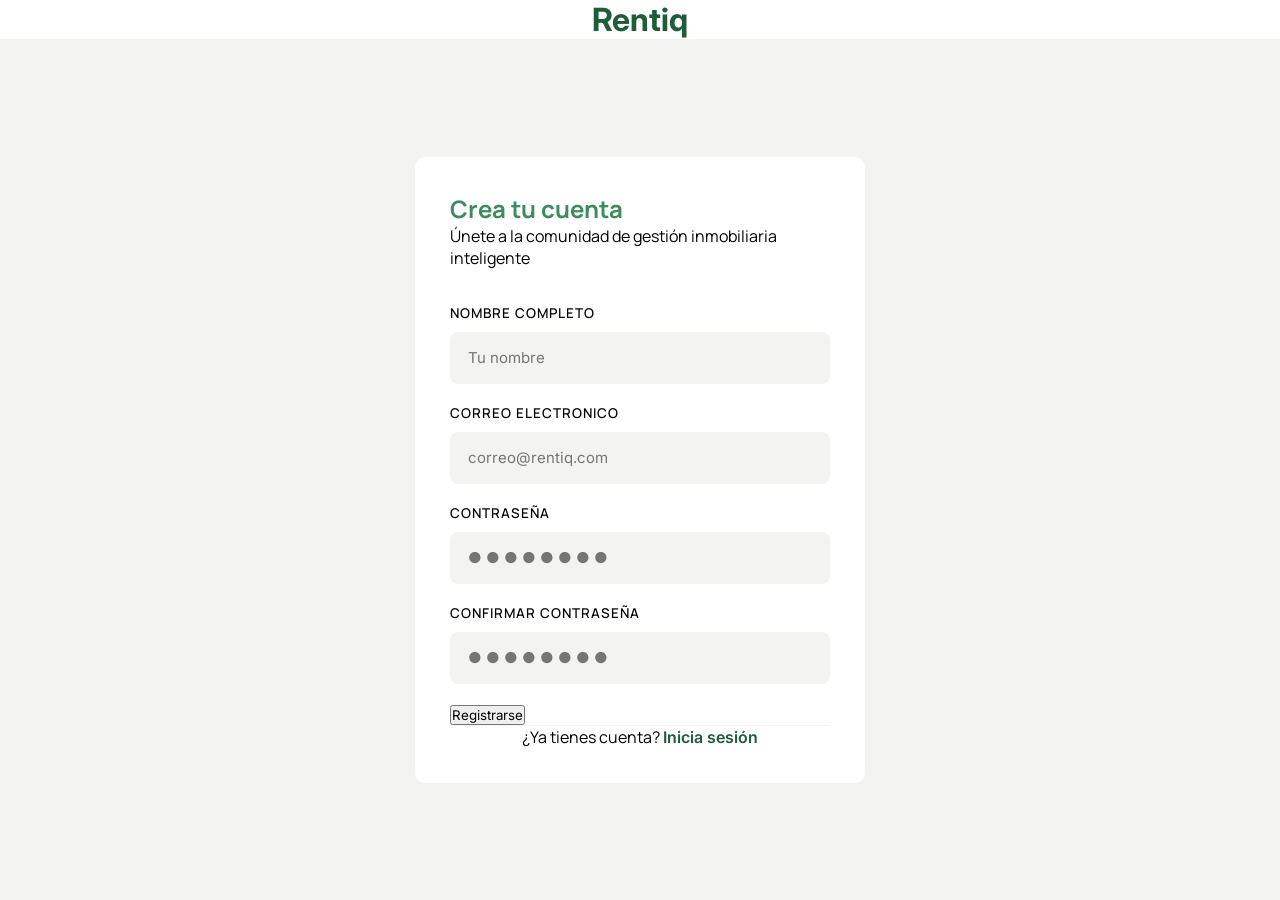
<file: index.html>
<!doctype html>
<html lang="es">
  <head>
    <meta charset="UTF-8" />
    <meta name="viewport" content="width=device-width, initial-scale=1.0" />
    <title>Rentiq - Soluciones de Alquiler</title>
    <link rel="stylesheet" href="style.css" />
    <link rel="preconnect" href="https://fonts.googleapis.com" />
    <link rel="preconnect" href="https://fonts.gstatic.com" crossorigin />
    <link
      href="https://fonts.googleapis.com/css2?family=Inter:ital,opsz,wght@0,14..32,100..900;1,14..32,100..900&family=Manrope:wght@200..800&display=swap"
      rel="stylesheet"
    />
  </head>
  <body>
    <header>
      <h1>Rentiq</h1>
    </header>
    <main>
      <form action="">
        <section class="form-header">
          <h2>Crea tu cuenta</h2>
          <p>Únete a la comunidad de gestión inmobiliaria inteligente</p>
        </section>
        <section class="form-main">
          <fieldset>
            <label for="name">NOMBRE COMPLETO</label>
            <input
              class="redondo"
              type="text"
              id="name"
              placeholder="Tu nombre"
            />
          </fieldset>
          <fieldset>
            <label for="email">CORREO ELECTRONICO</label>
            <input
              class="redondo"
              type="email"
              id="email"
              placeholder="correo@rentiq.com"
            />
          </fieldset>
          <fieldset>
            <label for="pass">CONTRASEÑA</label>
            <input
              class="redondo"
              type="password"
              id="pass"
              placeholder="● ● ● ● ● ● ● ●"
            />
          </fieldset>
          <fieldset>
            <label for="confirm-pass">CONFIRMAR CONTRASEÑA</label>
            <input
              class="redondo"
              type="password"
              id="confirm-pass"
              placeholder="● ● ● ● ● ● ● ●"
            />
          </fieldset>
        </section>
        <button>Registrarse</button>
        <footer>
          <p>¿Ya tienes cuenta? <a href="">Inicia sesión</a></p>
        </footer>
      </form>
    </main>
  </body>
</html>
</file>
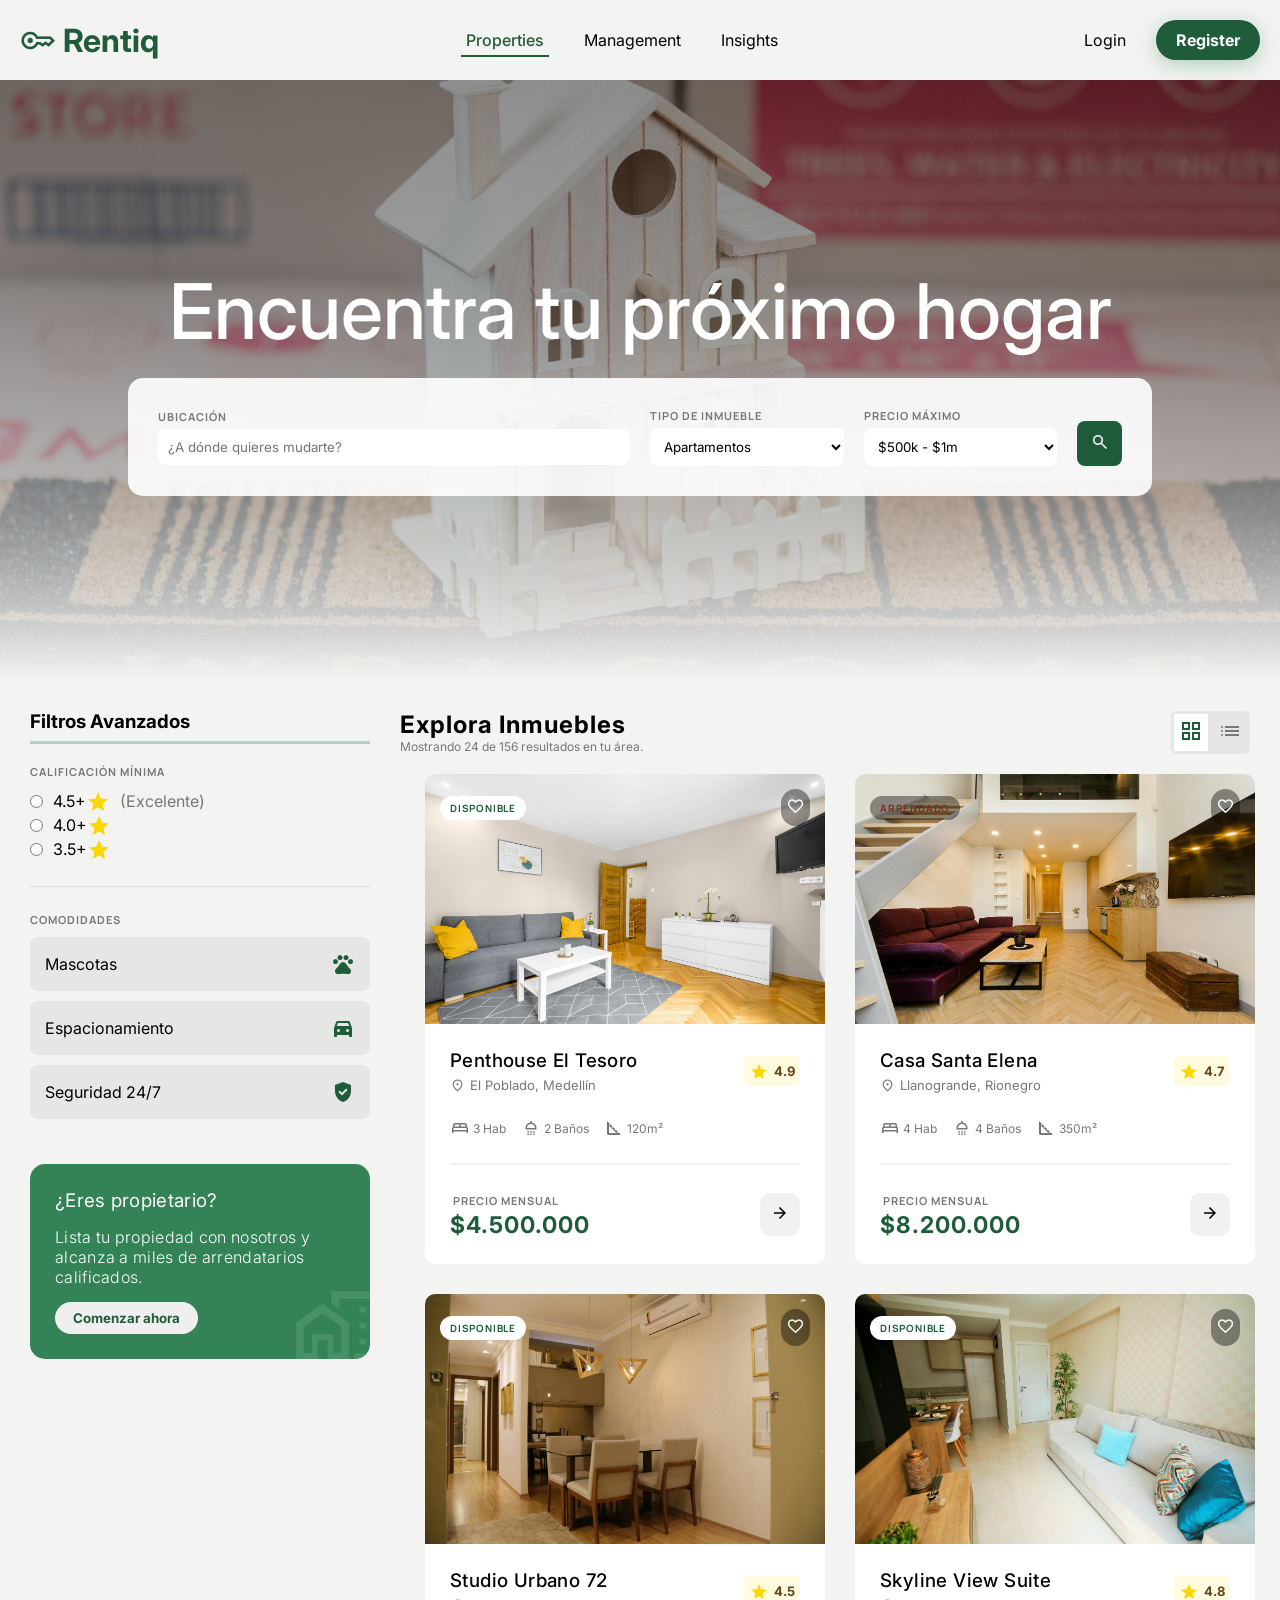
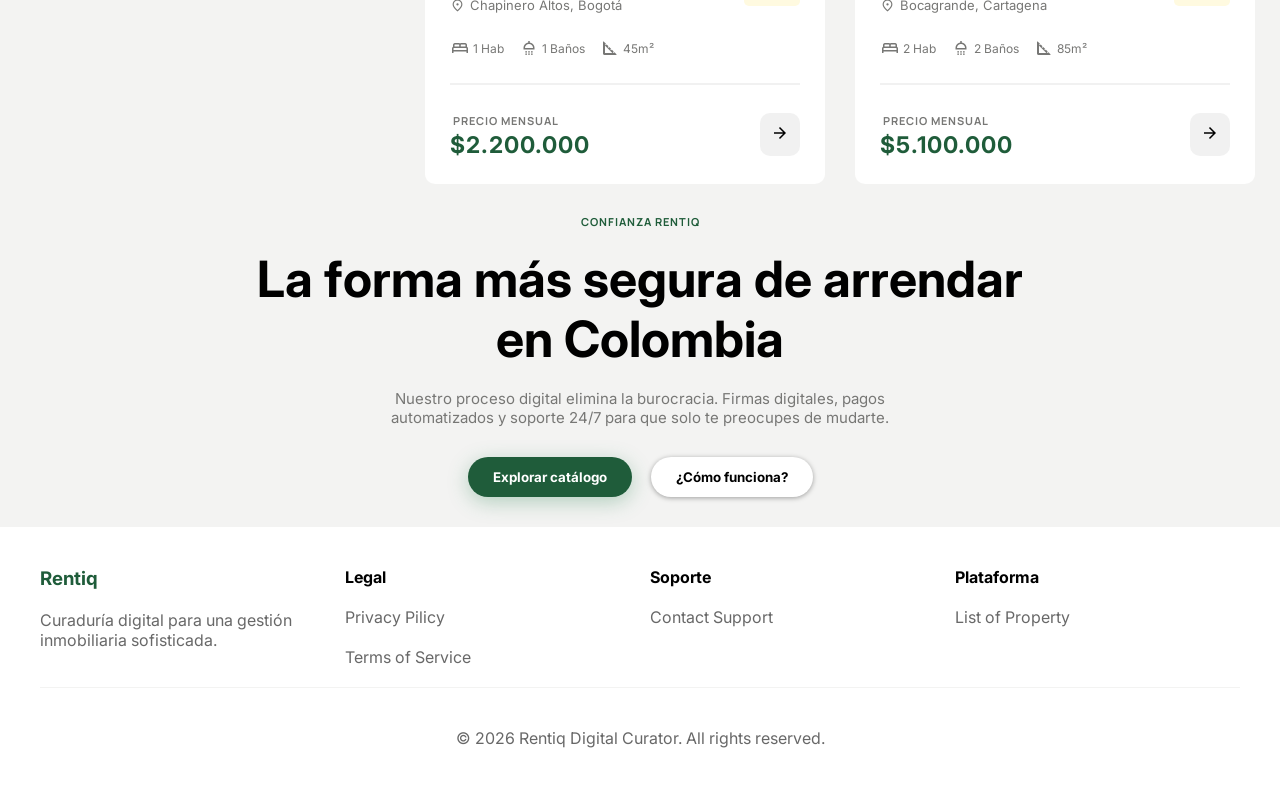
<file: home.html>
<!doctype html>
<html lang="en">
  <head>
    <meta charset="UTF-8" />
    <meta name="viewport" content="width=device-width, initial-scale=1.0" />
    <title>Document</title>
    <link rel="stylesheet" href="home.css" />
    <link rel="preconnect" href="https://fonts.googleapis.com" />
    <link rel="preconnect" href="https://fonts.gstatic.com" crossorigin />
    <link
      href="https://fonts.googleapis.com/css2?family=Inter:ital,opsz,wght@0,14..32,100..900;1,14..32,100..900&family=Manrope:wght@200..800&display=swap"
      rel="stylesheet"
    />
    <link
      href="https://fonts.googleapis.com/css2?family=Material+Symbols+Outlined:opsz,wght,FILL,GRAD@20..48,100..700,0..1,-50..200"
      rel="stylesheet"
    />
  </head>
  <body class="container">
    <header class="header-container">
      <h1 class="brand">
        <span class="material-symbols-outlined logo" aria-hidden="true">
          key </span
        >Rentiq
      </h1>
      <nav>
        <ul>
          <li><a href="#" class="active">Properties</a></li>
          <li><a href="#">Management</a></li>
          <li><a href="#">Insights</a></li>
        </ul>
      </nav>
      <section>
        <a href="./logIn.html">Login</a>
        <a href="./register.html">Register</a>
      </section>
    </header>
    <section class="hero">
      <h2>Encuentra tu próximo hogar</h2>
      <form action="" class="form-search">
        <fieldset>
          <legend class="hidden">Buscador de propiedades</legend>
          <div class="location-input group-label-input">
            <label for="location">Ubicación</label>
            <input
              type="text"
              name="location"
              id="location"
              placeholder="¿A dónde quieres mudarte?"
            />
          </div>
          <div class="field-group-2">
            <div class="group-label-input">
              <label for="type-apt">Tipo de inmueble</label>
              <select name="type-apt" id="type-apt">
                <option value="Apartamentos">Apartamentos</option>
                <option value="Casas">Casa</option>
                <option value="Apartastudio">Apartastudio</option>
              </select>
            </div>
            <div class="group-label-input">
              <label for="price-apt">Precio máximo</label>
              <select name="price-apt" id="price-apt">
                <option value="$500k - $1m">$500k - $1m</option>
                <option value="$1m - $10m">$1m - $10m</option>
                <option value=">$10m">>$10m</option>
              </select>
            </div>
            <div class="button-search">
              <button type="submit">
                <span class="material-symbols-outlined" aria-label="Buscar">
                  search
                </span>
              </button>
            </div>
          </div>
        </fieldset>
      </form>
    </section>
    <aside>
      <h3>Filtros Avanzados</h3>
      <fieldset class="qualification">
        <legend>Calificación mínima</legend>
        <div class="qualification-group">
          <input type="radio" name="qualification" id="high" />
          <label for="high">
            <p>4.5+</p>
            <span class="material-symbols-outlined"> star </span>
          </label>
          <p>(Excelente)</p>
        </div>
        <div class="qualification-group">
          <input type="radio" name="qualification" id="mid" />
          <label for="mid">
            <p>4.0+</p>
            <span class="material-symbols-outlined"> star </span>
          </label>
        </div>
        <div class="qualification-group">
          <input type="radio" name="qualification" id="low" />
          <label for="low">
            <p>3.5+</p>
            <span class="material-symbols-outlined"> star </span>
          </label>
        </div>
      </fieldset>
      <fieldset class="amenities">
        <legend>Comodidades</legend>
        <div>
          <input type="checkbox" id="amenities-1" class="hidden-checkbox" />
          <label for="amenities-1" class="amenities-button">
            <p>Mascotas</p>
            <span class="material-symbols-outlined"> pets </span>
          </label>
        </div>
        <div>
          <input type="checkbox" id="amenities-2" class="hidden-checkbox" />
          <label for="amenities-2" class="amenities-button">
            <p>Espacionamiento</p>
            <span class="material-symbols-outlined"> directions_car </span>
          </label>
        </div>
        <div>
          <input type="checkbox" id="amenities-3" class="hidden-checkbox" />
          <label for="amenities-3" class="amenities-button">
            <p>Seguridad 24/7</p>
            <span class="material-symbols-outlined"> verified_user </span>
          </label>
        </div>
      </fieldset>
      <div class="add">
        <h3>¿Eres propietario?</h3>
        <p>
          Lista tu propiedad con nosotros y alcanza a miles de arrendatarios
          calificados.
        </p>
        <button class="button-add">Comenzar ahora</button>
        <span class="material-symbols-outlined"> home_work </span>
      </div>
    </aside>
    <main class="explore">
      <header class="main-header">
        <section>
          <h2>Explora Inmuebles</h2>
          <p>Mostrando 24 de 156 resultados en tu área.</p>
        </section>
        <div class="buttons-explore">
          <button>
            <span class="material-symbols-outlined"> grid_view </span>
          </button>
          <button>
            <span class="material-symbols-outlined"> list </span>
          </button>
        </div>
      </header>
      <section class="cards">
        <article class="card">
          <header class="card-header">
            <div>
              <h5 class="available">Disponible</h5>
              <span class="material-symbols-outlined"> favorite </span>
            </div>
            <img
              src="./assets/img/apt-1.jpg"
              alt="Foto del inmueble"
              width="200"
            />
          </header>
          <section>
            <section class="card-name">
              <div>
                <h3>Penthouse El Tesoro</h3>
                <div class="location-card">
                  <span class="material-symbols-outlined"> location_on </span>
                  <p>El Poblado, Medellín</p>
                </div>
              </div>
              <div class="card-qualification">
                <span class="material-symbols-outlined"> star </span>
                4.9
              </div>
            </section>
            <section class="characteristics">
              <div>
                <span class="material-symbols-outlined"> bed </span>
                <p>3 Hab</p>
              </div>
              <div>
                <span class="material-symbols-outlined"> shower </span>
                <p>2 Baños</p>
              </div>
              <div>
                <span class="material-symbols-outlined"> square_foot </span>
                <p>120m²</p>
              </div>
            </section>
            <section class="price">
              <div>
                <p>Precio Mensual</p>
                <p>$4.500.000</p>
              </div>
              <button>
                <span class="material-symbols-outlined"> arrow_forward </span>
              </button>
            </section>
          </section>
        </article>
        <article class="card">
          <header class="card-header">
            <div>
              <h5 class="leased">Arrendado</h5>
              <span class="material-symbols-outlined"> favorite </span>
            </div>
            <img
              src="./assets/img/apt-4.jpg"
              alt="Foto del inmueble"
              width="200"
            />
          </header>
          <section>
            <section class="card-name">
              <div>
                <h3>Casa Santa Elena</h3>
                <div class="location-card">
                  <span class="material-symbols-outlined"> location_on </span>
                  <p>Llanogrande, Rionegro</p>
                </div>
              </div>
              <div class="card-qualification">
                <span class="material-symbols-outlined"> star </span>
                4.7
              </div>
            </section>
            <section class="characteristics">
              <div>
                <span class="material-symbols-outlined"> bed </span>
                <p>4 Hab</p>
              </div>
              <div>
                <span class="material-symbols-outlined"> shower </span>
                <p>4 Baños</p>
              </div>
              <div>
                <span class="material-symbols-outlined"> square_foot </span>
                <p>350m²</p>
              </div>
            </section>
            <section class="price">
              <div>
                <p>Precio Mensual</p>
                <p>$8.200.000</p>
              </div>
              <button>
                <span class="material-symbols-outlined"> arrow_forward </span>
              </button>
            </section>
          </section>
        </article>
        <article class="card">
          <header class="card-header">
            <div>
              <h5 class="available">Disponible</h5>
              <span class="material-symbols-outlined"> favorite </span>
            </div>
            <img
              src="./assets/img/apt-2.jpg"
              alt="Foto del inmueble"
              width="200"
            />
          </header>
          <section>
            <section class="card-name">
              <div>
                <h3>Studio Urbano 72</h3>
                <div class="location-card">
                  <span class="material-symbols-outlined"> location_on </span>
                  <p>Chapinero Altos, Bogotá</p>
                </div>
              </div>
              <div class="card-qualification">
                <span class="material-symbols-outlined"> star </span>
                4.5
              </div>
            </section>
            <section class="characteristics">
              <div>
                <span class="material-symbols-outlined"> bed </span>
                <p>1 Hab</p>
              </div>
              <div>
                <span class="material-symbols-outlined"> shower </span>
                <p>1 Baños</p>
              </div>
              <div>
                <span class="material-symbols-outlined"> square_foot </span>
                <p>45m²</p>
              </div>
            </section>
            <section class="price">
              <div>
                <p>Precio Mensual</p>
                <p>$2.200.000</p>
              </div>
              <button>
                <span class="material-symbols-outlined"> arrow_forward </span>
              </button>
            </section>
          </section>
        </article>
        <article class="card">
          <header class="card-header">
            <div>
              <h5 class="available">Disponible</h5>
              <span class="material-symbols-outlined"> favorite </span>
            </div>
            <img
              src="./assets/img/apt-3.jpg"
              alt="Foto del inmueble"
              width="200"
            />
          </header>
          <section>
            <section class="card-name">
              <div>
                <h3>Skyline View Suite</h3>
                <div class="location-card">
                  <span class="material-symbols-outlined"> location_on </span>
                  <p>Bocagrande, Cartagena</p>
                </div>
              </div>
              <div class="card-qualification">
                <span class="material-symbols-outlined"> star </span>
                4.8
              </div>
            </section>
            <section class="characteristics">
              <div>
                <span class="material-symbols-outlined"> bed </span>
                <p>2 Hab</p>
              </div>
              <div>
                <span class="material-symbols-outlined"> shower </span>
                <p>2 Baños</p>
              </div>
              <div>
                <span class="material-symbols-outlined"> square_foot </span>
                <p>85m²</p>
              </div>
            </section>
            <section class="price">
              <div>
                <p>Precio Mensual</p>
                <p>$5.100.000</p>
              </div>
              <button>
                <span class="material-symbols-outlined"> arrow_forward </span>
              </button>
            </section>
          </section>
        </article>
      </section>
    </main>
    <section class="CTA">
      <h6>Confianza Rentiq</h6>
      <h2>La forma más segura de arrendar en Colombia</h2>
      <p>
        Nuestro proceso digital elimina la burocracia. Firmas digitales, pagos
        automatizados y soporte 24/7 para que solo te preocupes de mudarte.
      </p>
      <div>
        <button>Explorar catálogo</button>
        <button>¿Cómo funciona?</button>
      </div>
    </section>
    <footer class="footer">
      <section>
        <h3>Rentiq</h3>
        <p>Curaduría digital para una gestión inmobiliaria sofisticada.</p>
      </section>
      <section>
        <h4>Legal</h4>
        <ul>
          <li>Privacy Pilicy</li>
          <li>Terms of Service</li>
        </ul>
      </section>
      <section>
        <h4>Soporte</h4>
        <ul>
          <li>Contact Support</li>
        </ul>
      </section>
      <section>
        <h4>Plataforma</h4>
        <ul>
          <li>List of Property</li>
        </ul>
      </section>
      <section>
        <p>&copy 2026 Rentiq Digital Curator. All rights reserved.</p>
      </section>
    </footer>
    <script src="./home.js"></script>
  </body>
</html>
</file>
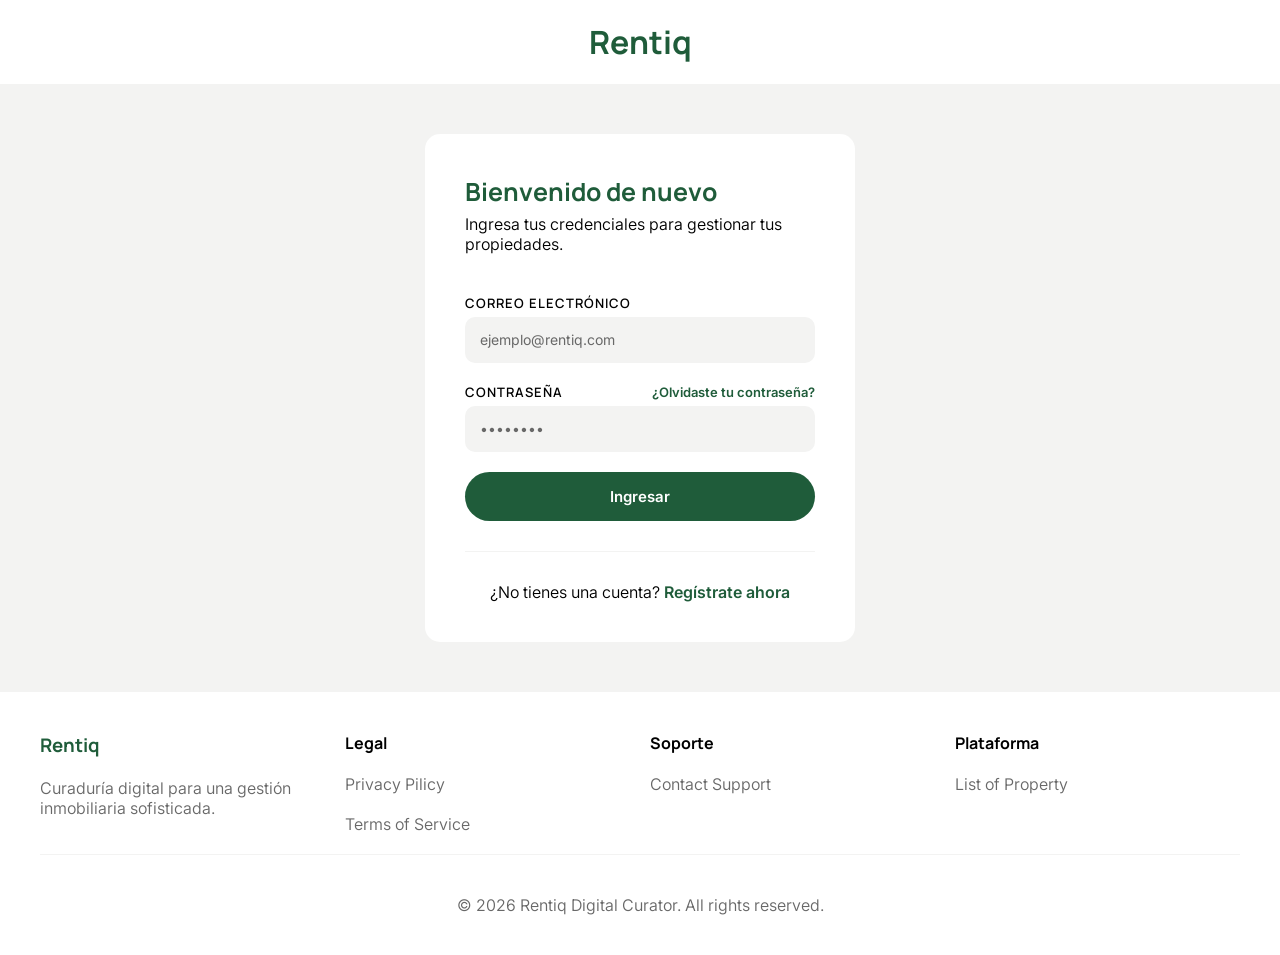
<file: logIn.html>
<!doctype html>
<html lang="es">
  <head>
    <meta charset="UTF-8" />
    <meta name="viewport" content="width=device-width, initial-scale=1.0" />
    <title>Rentiq - Inicio de sesión</title>
    <link rel="stylesheet" href="auth.css" />
    <link rel="preconnect" href="https://fonts.googleapis.com" />
    <link rel="preconnect" href="https://fonts.gstatic.com" crossorigin />
    <link
      href="https://fonts.googleapis.com/css2?family=Inter:ital,opsz,wght@0,14..32,100..900;1,14..32,100..900&family=Manrope:wght@200..800&display=swap"
      rel="stylesheet"
    />
  </head>
  <body>
    <header><h1>Rentiq</h1></header>
    <main>
      <form action="./home.html" >
        <section class="header-login">
          <h2>Bienvenido de nuevo</h2>
          <p>Ingresa tus credenciales para gestionar tus propiedades.</p>
        </section>
        <section class="main-login">
          <fieldset class="fieldset-group">
            <label for="email">CORREO ELECTRÓNICO</label>
            <input
              class="redondo"
              type="email"
              id="email"
              placeholder="ejemplo@rentiq.com"
            />
          </fieldset>
          <fieldset class="fieldset-group">
            <label for="pass">
              CONTRASEÑA <a href="./recovery.html">¿Olvidaste tu contraseña?</a>
            </label>
            <input
              class="redondo"
              type="password"
              id="pass"
              placeholder="••••••••"
            />
          </fieldset>
        </section>
        <button>Ingresar</button>
        <footer>
          <p>¿No tienes una cuenta? <a href="./register.html">Regístrate ahora</a></p>
        </footer>
      </form>
    </main>
    <footer class="footer">
      <section>
        <h3>Rentiq</h3>
        <p>Curaduría digital para una gestión inmobiliaria sofisticada.</p>
      </section>
      <section>
        <h4>Legal</h4>
        <ul>
          <li>Privacy Pilicy</li>
          <li>Terms of Service</li>
        </ul>
      </section>
      <section>
        <h4>Soporte</h4>
        <ul>
          <li>Contact Support</li>
        </ul>
      </section>
      <section>
        <h4>Plataforma</h4>
        <ul>
          <li>List of Property</li>
        </ul>
      </section>
      <section>
        <p>&copy 2026 Rentiq Digital Curator. All rights reserved.</p>
      </section>
    </footer>
  </body>
</html>
</file>
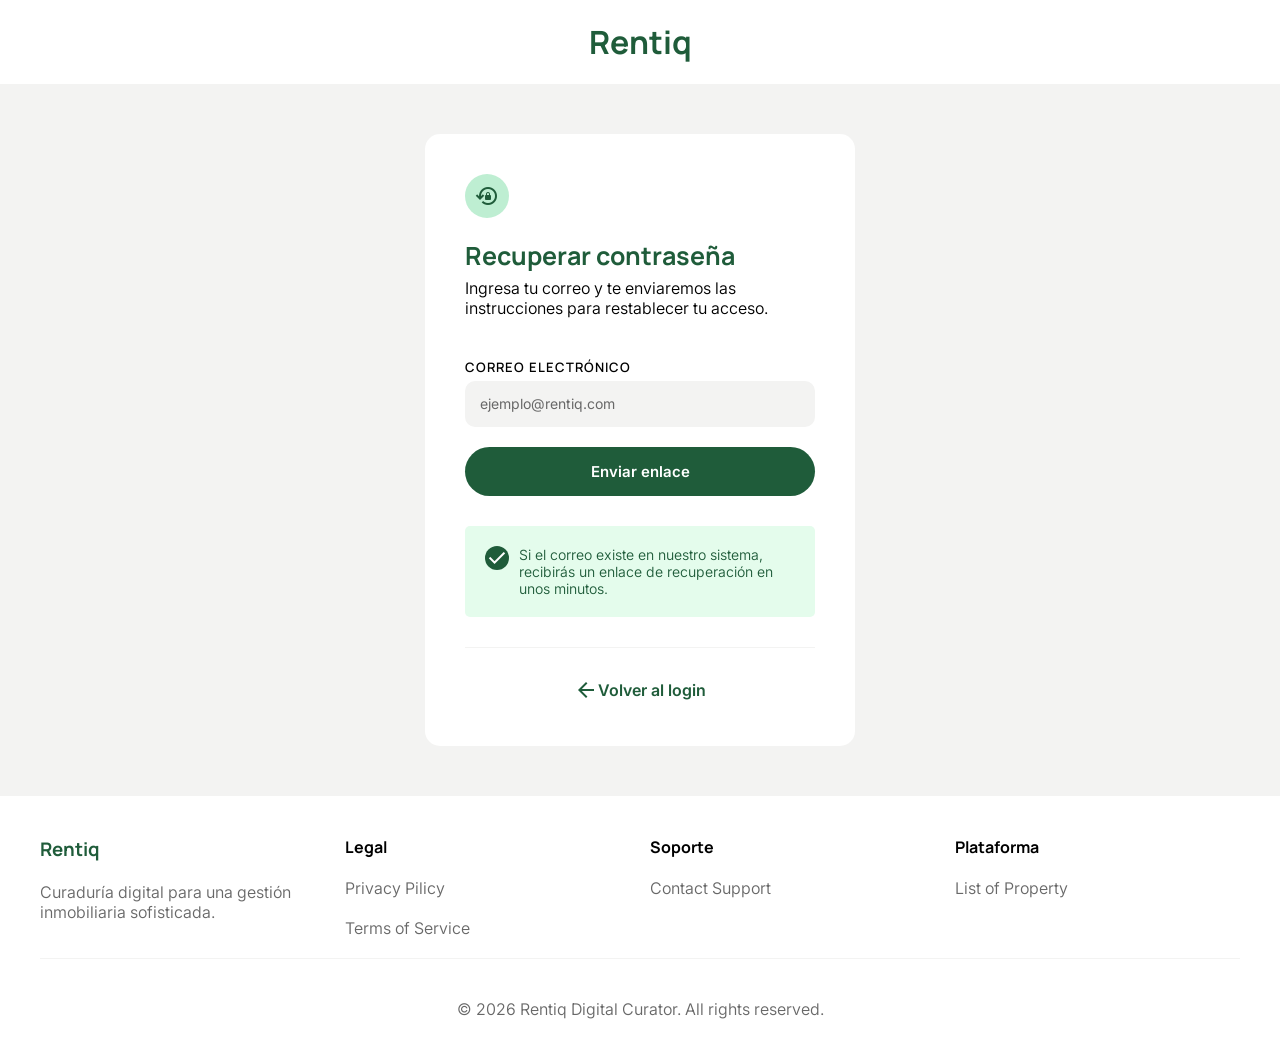
<file: recovery.html>
<!doctype html>
<html lang="es">
  <head>
    <meta charset="UTF-8" />
    <meta name="viewport" content="width=device-width, initial-scale=1.0" />
    <title>Rentiq - Recuperación de contraseña</title>
    <link rel="stylesheet" href="auth.css" />
    <link rel="preconnect" href="https://fonts.googleapis.com" />
    <link rel="preconnect" href="https://fonts.gstatic.com" crossorigin />
    <link
      href="https://fonts.googleapis.com/css2?family=Inter:ital,opsz,wght@0,14..32,100..900;1,14..32,100..900&family=Manrope:wght@200..800&display=swap"
      rel="stylesheet"
    />
    <link
      href="https://fonts.googleapis.com/css2?family=Material+Symbols+Outlined"
      rel="stylesheet"
    />
  </head>
  <body>
    <header><h1>Rentiq</h1></header>
    <main>
      <form action="">
        <section class="header-login">
          <span class="material-symbols-outlined lock"> lock_reset </span>
          <h2>Recuperar contraseña</h2>
          <p>
            Ingresa tu correo y te enviaremos las instrucciones para restablecer
            tu acceso.
          </p>
        </section>
        <section>
          <fieldset class="fieldset-group">
            <label for="email">CORREO ELECTRÓNICO</label>
            <input
              class="redondo"
              type="email"
              id="email"
              placeholder="ejemplo@rentiq.com"
            />
          </fieldset>
        </section>
        <button>Enviar enlace</button>
        <section class="toast">
          <span class="material-symbols-outlined check"> done </span>
          <p>
            Si el correo existe en nuestro sistema, recibirás un enlace de
            recuperación en unos minutos.
          </p>
        </section>
        <footer>
          <a href="./logIn.html">
            <span class="material-symbols-outlined">arrow_back</span>Volver al
            login</a
          >
        </footer>
      </form>
    </main>
    <footer class="footer">
      <section>
        <h3>Rentiq</h3>
        <p>Curaduría digital para una gestión inmobiliaria sofisticada.</p>
      </section>
      <section>
        <h4>Legal</h4>
        <ul>
          <li>Privacy Pilicy</li>
          <li>Terms of Service</li>
        </ul>
      </section>
      <section>
        <h4>Soporte</h4>
        <ul>
          <li>Contact Support</li>
        </ul>
      </section>
      <section>
        <h4>Plataforma</h4>
        <ul>
          <li>List of Property</li>
        </ul>
      </section>
      <section>
        <p>&copy 2026 Rentiq Digital Curator. All rights reserved.</p>
      </section>
    </footer>
  </body>
</html>
</file>
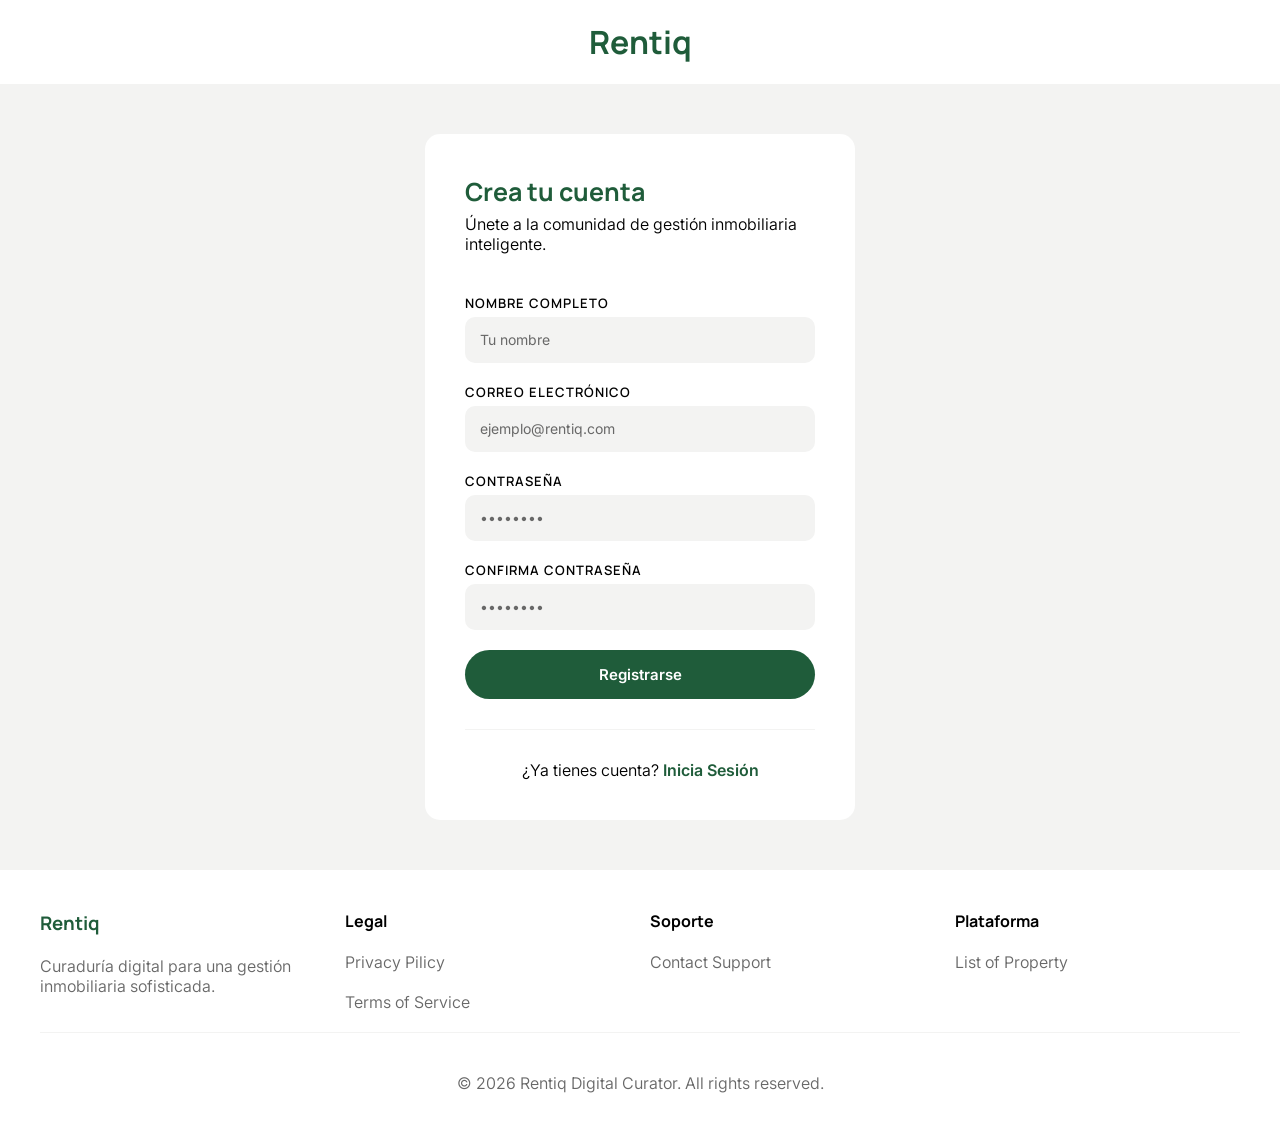
<file: register.html>
<!doctype html>
<html lang="es">
  <head>
    <meta charset="UTF-8" />
    <meta name="viewport" content="width=device-width, initial-scale=1.0" />
    <title>Rentiq - Registro de usuarios</title>
    <link rel="stylesheet" href="auth.css" />
    <link rel="preconnect" href="https://fonts.googleapis.com" />
    <link rel="preconnect" href="https://fonts.gstatic.com" crossorigin />
    <link
      href="https://fonts.googleapis.com/css2?family=Inter:ital,opsz,wght@0,14..32,100..900;1,14..32,100..900&family=Manrope:wght@200..800&display=swap"
      rel="stylesheet"
    />
  </head>
  <body>
    <header><h1>Rentiq</h1></header>
    <main>
      <form action="">
        <section class="header-login">
          <h2>Crea tu cuenta</h2>
          <p>Únete a la comunidad de gestión inmobiliaria inteligente.</p>
        </section>
        <section class="main-login">
            <fieldset class="fieldset-group">
            <label for="name">NOMBRE COMPLETO</label>
            <input
              class="redondo"
              type="text"
              id="name"
              placeholder="Tu nombre"
            />
          </fieldset>
          <fieldset class="fieldset-group">
            <label for="email">CORREO ELECTRÓNICO</label>
            <input
              class="redondo"
              type="email"
              id="email"
              placeholder="ejemplo@rentiq.com"
            />
          </fieldset>
          <fieldset class="fieldset-group">
            <label for="pass">CONTRASEÑA</label>
            <input
              class="redondo"
              type="password"
              id="pass"
              placeholder="••••••••"
            />
          </fieldset>
          <fieldset class="fieldset-group">
            <label for="passConfirm">CONFIRMA CONTRASEÑA</label>
            <input
              class="redondo"
              type="password"
              id="passConfirm"
              placeholder="••••••••"
            />
          </fieldset>
        </section>
        <button>Registrarse</button>
        <footer>
          <p>¿Ya tienes cuenta? <a href="./logIn.html">Inicia Sesión</a></p>
        </footer>
      </form>
    </main>
    <footer class="footer">
      <section>
        <h3>Rentiq</h3>
        <p>Curaduría digital para una gestión inmobiliaria sofisticada.</p>
      </section>
      <section>
        <h4>Legal</h4>
        <ul>
          <li>Privacy Pilicy</li>
          <li>Terms of Service</li>
        </ul>
      </section>
      <section>
        <h4>Soporte</h4>
        <ul>
          <li>Contact Support</li>
        </ul>
      </section>
      <section>
        <h4>Plataforma</h4>
        <ul>
          <li>List of Property</li>
        </ul>
      </section>
      <section>
        <p>&copy 2026 Rentiq Digital Curator. All rights reserved.</p>
      </section>
    </footer>
  </body>
</html>
</file>
<file: style.css>
* {
  margin: 0;
  padding: 0;
  box-sizing: border-box;
  font-family: "Inter", sans-serif;
}

body {
  display: flex;
  flex-direction: column;
  justify-content: center;
  align-items: center;
  background-color: rgb(243, 243, 242);
  height: 100vh;
}

:is(h2, h3, h4, p, label) {
  font-family: "Manrope", "Inter", sans-serif;
}

header {
  width: 100%;
  background-color: white;
}
h1 {
  text-align: center;
  color: #1f5c3a;
}

main {
  flex: 1;
  display: flex;
  justify-content: center;
  align-items: center;
}

form {
  background-color: white;
  border-radius: 10px;
  padding: 35px;
  width: 450px;
}

.form-header {
  margin-bottom: 35px;
}

section p,
h2 {
  font-family: "Manrope", sans-serif;
}
h2 {
  color: #3d8b5e;
}

fieldset {
  display: flex;
  flex-direction: column;
  gap: 10px;
  margin-bottom: 20px;
  border: none;
}

fieldset label {
  font-size: 13.5px;
  font-weight: 550;
  letter-spacing: 1px;
}

fieldset input {
  background-color: rgb(243, 243, 242);
  border: none;
  border-radius: 8px;
  padding: 18px;
}

input::placeholder {
  font-size: 15px;
}

input:focus {
  outline-style: none;
}

/* button {
  width: 100%;
  background-color: #1f5c3a;
  color: white;
  font-size: 18px;
  font-weight: 500;
  border: none;
  padding: 15px;
  border-radius: 30px;
  margin-top: 20px;
  margin-bottom: 40px;
  cursor: pointer;
} */

footer {
  border-top: 1px solid rgb(243, 243, 242);
  text-align: center;
}

footer a {
  text-decoration: none;
  color: #1f5c3a;
  font-weight: 600;
}




/* se guarda con control+s */
/* para escribir comentarios como estos, se pulsa control+] */

/* pantalla de celular */
</file>
<file: home.css>
* {
  margin: 0;
  padding: 0;
  box-sizing: border-box;
  font-family: "Inter", sans-serif;
}

.container {
  display: grid;
  grid-template-columns: 370px 1fr;
  grid-template-rows: repeat(5, auto);
  gap: 30px;
  background-color: rgb(243, 243, 242);
}

.header-container {
  grid-column: span 2;
  display: flex;
  justify-content: space-between;
  align-items: center;
  padding: 20px;
  margin-bottom: -30px;
}

.header-container h1 {
  color: #1f5c3a;
}

.brand {
  display: flex;
  justify-content: space-between;
  align-items: center;
  gap: 8px;
}

span.logo {
  font-size: 35px;
}

nav ul {
  display: flex;
  justify-content: space-between;
  align-items: center;
  gap: 30px;
}

nav li {
  list-style: none;
}

nav a {
  text-decoration: none;
  color: black;
  padding: 5px;
  font-weight: 400;
}

nav a.active {
  color: #1f5c3a;
  font-weight: 500;
  border-bottom: 2.5px solid #1f5c3a;
}

.header-container section {
  display: flex;
  justify-content: space-between;
  align-items: center;
  gap: 30px;
}

.header-container section a {
  text-decoration: none;
  color: black;
}

.header-container section a:last-child {
  background-color: #1f5c3a;
  color: white;
  padding: 10px 20px;
  border-radius: 20px;
  font-weight: bold;
  box-shadow: 0 5px 20px rgba(61, 139, 94, 0.35);
}

.hero {
  height: 600px;
  grid-column: span 2;
  display: flex;
  flex-direction: column;
  justify-content: center;
  align-items: center;
  background:
    linear-gradient(rgba(0, 0, 0, 0.4), 70%, rgb(243, 243, 242)),
    url("./assets/img/hero.jpg") no-repeat center / cover;
}

.hero h2 {
  color: white;
  font-size: 6cqw;
  font-weight: 500;
  padding-bottom: 20px;
}

.form-search {
  width: 80%;
  background-color: rgba(255, 255, 255, 0.9);
  border: none;
  border-radius: 15px;
}

.form-search fieldset {
  display: flex;
  justify-content: space-between;
  gap: 20px;
  padding: 30px;
  border: none;
}

.form-search fieldset legend {
  width: 1px;
  height: 1px;
  padding: 0;
  margin: -1px;
  overflow: hidden;
  white-space: inset(50%);
  white-space: nowrap;
  border: 0;
  position: absolute;
}

.form-search label {
  font-family: "Manrope", sans-serif;
  font-size: 11px;
  font-weight: 700;
  color: rgb(119, 119, 117);
  letter-spacing: 1px;
  text-transform: uppercase;
  padding-bottom: 5px;
}

.form-search input,
select {
  background-color: white;
  padding: 10px;
  border: none;
  border-radius: 8px;
}

.form-search input:focus,
select:focus {
  outline: none;
}

.button-search {
  display: flex;
  justify-content: center;
  align-items: flex-end;
}

.form-search button {
  background-color: #1f5c3a;
  color: white;
  border: none;
  border-radius: 8px;
  width: 45px;
  height: 45px;
}

.form-search button span {
  font-size: 20px;
}

.location-input {
  width: 100%;
}

.group-label-input {
  display: flex;
  flex-direction: column;
  justify-content: center;
  width: 100%;
}

.field-group-2 {
  width: 100%;
  display: flex;
  justify-content: space-between;
  gap: 20px;
}

aside {
  grid-column: 1 span;
  display: flex;
  flex-direction: column;
  height: auto;
  padding-left: 30px;
}

aside > h3 {
  padding-bottom: 8px;
  border-bottom: 3px solid rgba(61, 139, 94, 0.35);
  margin-bottom: 20px;
}

aside legend {
  font-family: "Manrope", sans-serif;
  font-size: 11px;
  font-weight: 700;
  color: rgb(119, 119, 117);
  letter-spacing: 1px;
  text-transform: uppercase;
}

.qualification {
  padding-bottom: 25px;
  padding-top: 10px;
  border: none;
  border-bottom: 1px solid rgba(0, 0, 0, 0.1);
  margin-bottom: 25px;
}

.qualification-group {
  display: flex;
  align-items: center;
  gap: 10px;
}

.qualification-group label {
  display: flex;
  align-items: center;
}

.qualification-group input {
  accent-color: #1f5c3a;
}

.qualification-group span {
  color: gold;
  font-variation-settings: "FILL" 1;
}

.qualification-group p:last-child {
  color: rgb(119, 119, 117);
}

.amenities {
  display: flex;
  flex-direction: column;
  justify-content: space-between;
  gap: 10px;
  margin-bottom: 25px;
  padding-bottom: 20px;
  padding-top: 10px;
  border: none;
}

.hidden-checkbox {
  position: absolute;
  opacity: 0;
  cursor: pointer;
}

.amenities-button {
  display: flex;
  justify-content: space-between;
  align-items: center;
  background-color: rgba(119, 119, 117, 0.1);
  padding: 15px;
  border-radius: 8px;
  cursor: pointer;
}

.amenities-button span {
  color: #1f5c3a;
  font-variation-settings: "FILL" 1;
}

.hidden-checkbox:checked + .amenities-button {
  background-color: #beeed2;
}

.add {
  position: relative;
  background-color: #348357;
  padding: 25px;
  border-radius: 15px;
  color: white;
  overflow: hidden;
  font-weight: 300;
  display: flex;
  flex-direction: column;
  gap: 15px;
  letter-spacing: 0.3px;
}

.add h3 {
  font-weight: 400;
}

.add button {
  align-self: flex-start;
  padding: 8px 18px;
  border: none;
  border-radius: 40px;
  color: #1f5c3a;
  font-weight: bold;
  cursor: pointer;
}

.add span {
  position: absolute;
  bottom: -12px;
  right: -14px;
  font-size: 90px;
  font-weight: 700;
  color: #489067;
}

.explore {
  display: flex;
  flex-direction: column;
  gap: 20px;
}

.main-header {
  display: flex;
  justify-content: space-between;
  align-items: end;
  padding-right: 30px;
}

.main-header h2 {
  letter-spacing: 1px;
}

.main-header p {
  color: rgb(119, 119, 117);
  font-size: 12px;
}

.buttons-explore {
  display: flex;
  gap: 5px;
  padding: 3px;
  background-color: rgba(119, 119, 117, 0.1);
  border-radius: 5px;
}

.buttons-explore button {
  border: none;
  color: rgb(119, 119, 117);
  background-color: transparent;
  padding: 5px;
  cursor: pointer;
}

.buttons-explore button:first-child {
  color: #1f5c3a;
  background-color: white;
}

.cards {
  display: grid;
  grid-template-columns: repeat(auto-fit, 400px);
  justify-content: center;
  gap: 30px;
}

.card {
  display: flex;
  flex-direction: column;
  gap: 25px;
  border-radius: 10px;
  background-color: white;
  overflow: hidden;
}

.card > section {
  display: flex;
  flex-direction: column;
  gap: 25px;
  padding: 0 25px 25px;
}

.card-header {
  position: relative;
  height: 250px;
  width: 100%;
  overflow: hidden;
}

.card-header div {
  position: absolute;
  top: 0;
  left: 0;
  width: 100%;
  z-index: 10;
  padding: 15px;
  display: flex;
  justify-content: space-between;
  align-items: center;
}

.card-header h5 {
  padding: 5px 10px;
  border-radius: 20px;
  font-family: "Manrope", sans-serif;
  letter-spacing: 0.8px;
  text-transform: uppercase;
  font-size: 10px;
}

.available {
  background-color: white;
  color: #1f5c3a;
}

.leased {
  background-color: rgba(0, 0, 0, 0.4);
  color: #7e2e1a;
}

.card-header span {
  color: white;
  background-color: rgba(0, 0, 0, 0.4);
  padding: 8px 5px 10px;
  border-radius: 15px;
  font-size: 19px;
  cursor: pointer;
}

.card-header img {
  width: 100%;
  height: 100%;
  object-fit: cover;
  display: block;
  transition: all 0.3s ease;
}

.card-header img:hover {
  transform: scale(1.1);
}

.card-name {
  display: flex;
  justify-content: space-between;
  align-items: center;
}

.card-name h3 {
  font-weight: 500;
  letter-spacing: 0.4px;
  padding-bottom: 5px;
}

.location-card {
  display: flex;
  justify-content: start;
  align-items: center;
  gap: 5px;
  font-size: 13px;
  color: rgb(119, 119, 117);
}

.location-card span {
  font-size: 15px;
}

.card-qualification {
  display: flex;
  justify-content: space-between;
  align-items: center;
  gap: 5px;
  color: rgb(99, 66, 28);
  font-size: 13px;
  font-weight: bold;
  background-color: rgb(255, 250, 224);
  padding: 5px;
  border-radius: 5px;
}

.card-qualification span {
  color: gold;
  font-variation-settings: "FILL" 1;
  font-size: 20px;
}

.characteristics {
  display: flex;
  justify-content: start;
  align-items: center;
  gap: 15px;
  border-bottom: 2px solid rgba(119, 119, 117, 0.1);
  padding-bottom: 25px;
}

.characteristics div {
  display: flex;
  justify-content: space-between;
  align-items: center;
  gap: 3px;
  color: rgb(119, 119, 117);
  font-size: 12px;
}

.characteristics span {
  font-size: 20px;
}

.price {
  display: flex;
  justify-content: space-between;
  align-items: center;
}

.price > div > p:first-child {
  font-family: "Manrope", sans-serif;
  font-size: 11px;
  font-weight: 700;
  color: rgb(119, 119, 117);
  letter-spacing: 1px;
  text-transform: uppercase;
  padding: 3px;
}

.price > div > p:last-child {
  font-size: 23px;
  font-weight: bold;
  color: #1f5c3a;
  letter-spacing: 1px;
}

.price button {
  background-color: rgba(119, 119, 117, 0.1);
  border: none;
  padding: 10px;
  border-radius: 10px;
  cursor: pointer;
  transition: all 0.3s ease;
}

.price button:hover {
  background-color: #1f5c3a;
  color: white;
}

.price button span {
  font-size: 20px;
}

.CTA {
  grid-column: span 2;
  display: flex;
  flex-direction: column;
  justify-content: center;
  align-items: center;
  text-align: center;
  justify-self: center;
  max-width: 900px;
  width: 100%;
  padding: 0 40px;
}

.CTA h6 {
  font-family: "Manrope", sans-serif;
  font-size: 11px;
  font-weight: bold;
  color: #1f5c3a;
  letter-spacing: 1px;
  text-transform: uppercase;
  padding-bottom: 20px;
}

.CTA h2 {
  font-size: 4.5cqw;
  font-size: clamp(24px, 4.5cqw, 50px);
}

.CTA p {
  color: rgb(119, 119, 117);
  font-size: 2.5cqw;
  font-size: clamp(12px, 2.5cqw, 15px);
  max-width: 500px;
  padding: 20px 0;
}

.CTA button {
  background-color: #1f5c3a;
  color: white;
  margin-top: 10px;
  padding: 12px 25px;
  border: none;
  border-radius: 20px;
  font-weight: bold;
  box-shadow: 0 5px 20px rgba(61, 139, 94, 0.35);
}

.CTA button:last-child {
  background-color: white;
  color: black;
  box-shadow: 0 1px 5px rgba(0, 0, 0, 0.35);
  margin-left: 15px;
}

.footer {
  grid-column: span 2;
  display: flex;
  flex-wrap: wrap;
  justify-content: space-between;
  gap: 20px;
  background-color: white;
  width: 100%;
  padding: 40px;
}

.footer section:first-child p {
  color: rgb(104, 104, 104);
}

.footer section:first-child h3 {
  color: #1f5c3a;
}

.footer section:not(:last-child) {
  flex: 1;
}

.footer section:last-child {
  color: rgb(104, 104, 104);
  flex-basis: 100%;
  text-align: center;
  padding-top: 40px;
  border-top: 1px solid rgb(243, 243, 242);
}

.footer h3,
h4 {
  margin-bottom: 20px;
}

.footer ul {
  display: flex;
  flex-direction: column;
  gap: 20px;
}

.footer li {
  list-style: none;
  color: rgb(104, 104, 104);
}

@media screen and (max-width: 768px) {
  .container {
    grid-template-columns: 1fr;
  }

  .header-container,
  .hero,
  .CTA,
  .footer {
    grid-column: 1;
  }

  .header-container {
    flex-direction: column;
    gap: 20px;
  }

  .form-search fieldset {
    flex-direction: column;
  }

  .field-group-2 {
    flex-direction: column;
  }

  .form-search button {
    width: 100%;
    height: 100%;
    padding: 10px 0;
  }

  aside,
  main {
    padding: 0 30px;
  }

  .cards {
    grid-template-columns: 1fr;
  }
}
</file>
<file: auth.css>
* {
  margin: 0;
  padding: 0;
  box-sizing: border-box;
  font-family: "Inter", sans-serif;
}

body {
  min-height: 100vh;
  display: flex;
  flex-direction: column;
  background-color: rgb(243, 243, 242);
  font-weight: 350;
}

:is(h1, h2, h3, h4, h5, h6, label) {
  font-family: "Manrope", "Inter", sans-serif;
}

header {
  background-color: white;
  width: 100%;
  text-align: center;
  padding: 20px;
  color: #1f5c3a;
  margin-bottom: 50px;
}

main {
  flex: 1;
  display: flex;
  align-items: center;
  justify-content: center;
  width: 100%;
  background-color: transparent;
}

form {
  width: 430px;
  padding: 40px;
  background-color: white;
  border-radius: 15px;
}

.header-login {
  margin-bottom: 40px;
}

.header-login h2 {
  color: #1f5c3a;
  font-size: 25px;
  margin-bottom: 5px;
}

.fieldset-group {
  border: none;
  display: flex;
  flex-direction: column;
  gap: 5px;
  margin-bottom: 20px;
  font-size: 13px;
  font-weight: 600;
  letter-spacing: 1px;
}

.redondo {
  padding: 15px;
  background-color: rgb(243, 243, 242);
  border: none;
  border-radius: 10px;
}

input::placeholder {
  font-size: 14px;
  color: rgb(104, 104, 104);
}

input:focus {
  outline-style: none;
  color: rgb(104, 104, 104);
}

.fieldset-group:nth-of-type(2) label {
  display: flex;
  justify-content: space-between;
  align-items: center;
}

label a {
  font-size: 13px;
  letter-spacing: normal;
}

a {
  display: inline-flex;
  align-items: center;
  text-decoration: none;
  color: #1f5c3a;
  font-weight: 600;
}

button {
  width: 100%;
  border: none;
  border-radius: 40px;
  padding: 15px;
  color: white;
  font-size: 15px;
  font-weight: 600;
  background-color: #1f5c3a;
  margin-bottom: 30px;
  cursor: pointer;
}

form footer {
  border-top: 1px solid rgb(243, 243, 242);
  padding-top: 30px;
  text-align: center;
}

.footer {
  display: flex;
  flex-wrap: wrap;
  justify-content: space-between;
  gap: 20px;
  background-color: white;
  width: 100%;
  padding: 40px;
  margin-top: 50px;
}

.footer section:first-child p {
  color: rgb(104, 104, 104);
}

.footer section:first-child h3 {
  color: #1f5c3a;
}

.footer section:not(:last-child) {
  flex: 1;
}

.footer section:last-child {
  color: rgb(104, 104, 104);
  flex-basis: 100%;
  text-align: center;
  padding-top: 40px;
  border-top: 1px solid rgb(243, 243, 242);
}

.footer h3,
h4 {
  margin-bottom: 20px;
}

.footer ul {
  display: flex;
  flex-direction: column;
  gap: 20px;
}

.footer li {
  list-style: none;
  color: rgb(104, 104, 104);
}

.lock {
  background-color: #beeed2;
  color: #1f5c3a;
  border-radius: 50%;
  padding: 10px;
  margin-bottom: 20px;
}

.toast {
  display: flex;
  gap: 10px;
  justify-content: space-between;
  align-items: start;
  background-color: #E4FCEC;
  color: #1f5c3a;
  padding: 20px;
  border-radius: 5px;
  margin-bottom: 30px;
  font-size: 14px;
}

.check {
  color: white;
  background-color: #1f5c3a;
  border-radius: 50%;
}
</file>
